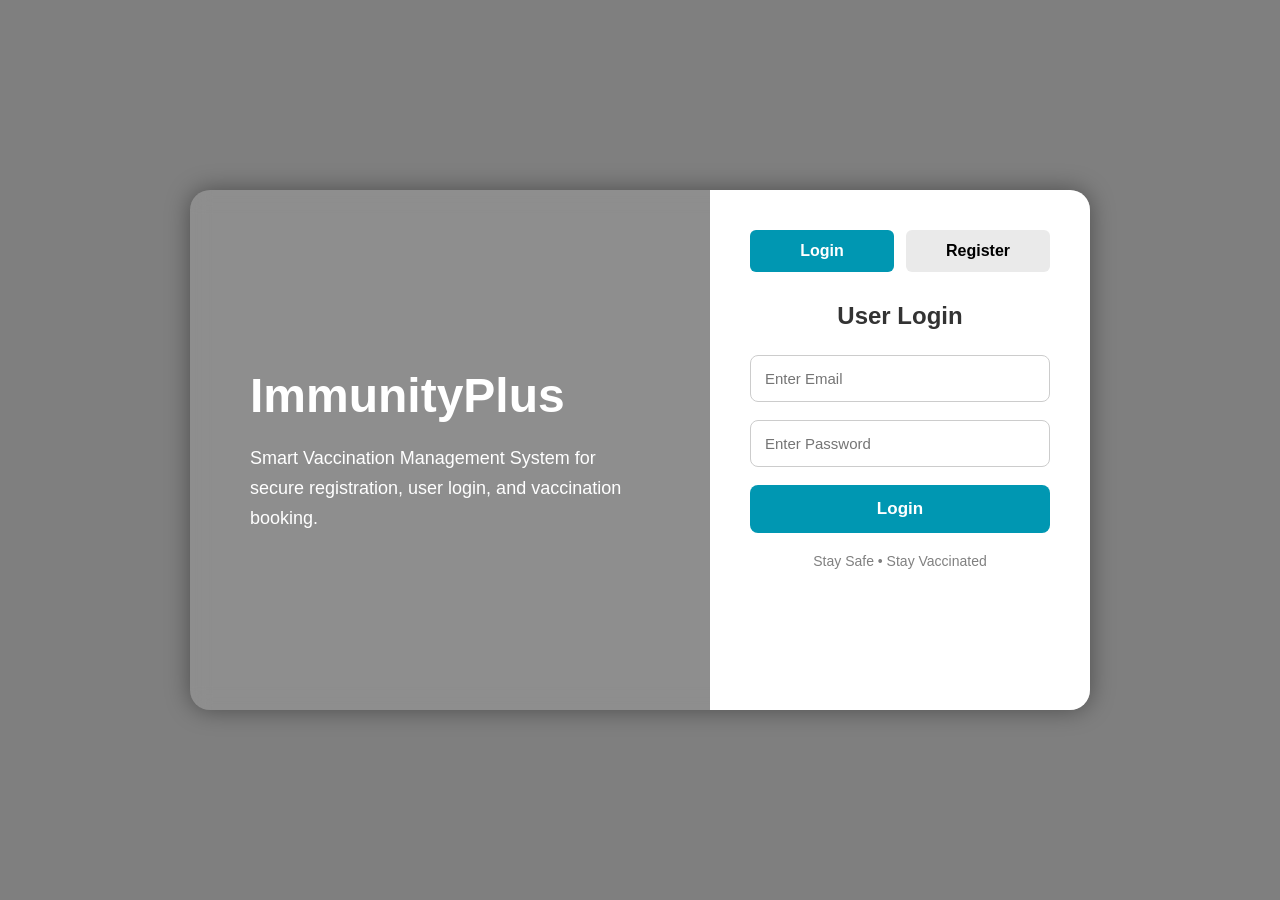
<file: web/index.html>
<!DOCTYPE html>
<html lang="en">
<head>

    <meta charset="UTF-8">
    <meta name="viewport" content="width=device-width, initial-scale=1.0">

    <title>ImmunityPlus</title>

    <style>

        *{
            margin:0;
            padding:0;
            box-sizing:border-box;
            font-family:Arial, Helvetica, sans-serif;
        }

        body{

            height:100vh;

            background:
            linear-gradient(rgba(0,0,0,0.5),rgba(0,0,0,0.5)),
            url('https://images.unsplash.com/photo-1584515933487-779824d29309?q=80&w=1200&auto=format&fit=crop');

            background-size:cover;
            background-position:center;

            display:flex;
            justify-content:center;
            align-items:center;
        }

        .container{

            width:900px;
            height:520px;

            background:rgba(255,255,255,0.12);

            backdrop-filter:blur(10px);

            border-radius:20px;

            overflow:hidden;

            display:flex;

            box-shadow:0 0 25px rgba(0,0,0,0.4);
        }

        .left{

            flex:1;

            color:white;

            padding:60px;

            display:flex;
            flex-direction:column;
            justify-content:center;
        }

        .left h1{

            font-size:48px;
            margin-bottom:20px;
        }

        .left p{

            font-size:18px;
            line-height:30px;
        }

        .right{

            width:380px;

            background:white;

            padding:40px;
        }

        .tabs{

            display:flex;
            justify-content:space-between;

            margin-bottom:30px;
        }

        .tabs button{

            width:48%;
            padding:12px;

            border:none;

            background:#eaeaea;

            cursor:pointer;

            border-radius:6px;

            font-size:16px;
            font-weight:bold;
        }

        .tabs button.active{

            background:#0097b2;
            color:white;
        }

        .form-box{
            display:none;
        }

        .form-box.active{
            display:block;
        }

        .form-box h2{

            text-align:center;
            margin-bottom:25px;
            color:#333;
        }

        input{

            width:100%;

            padding:14px;

            margin-bottom:18px;

            border:1px solid #ccc;

            border-radius:8px;

            font-size:15px;
        }

        .submit-btn{

            width:100%;

            padding:14px;

            border:none;

            background:#0097b2;

            color:white;

            border-radius:8px;

            font-size:17px;
            font-weight:bold;

            cursor:pointer;

            transition:0.3s;
        }

        .submit-btn:hover{

            background:#006b80;
        }

        .footer-text{

            margin-top:20px;
            text-align:center;
            color:gray;
            font-size:14px;
        }

        @media(max-width:900px){

            .container{
                width:95%;
                flex-direction:column;
                height:auto;
            }

            .left{
                padding:40px;
            }

            .right{
                width:100%;
            }
        }

    </style>

</head>

<body>

<div class="container">

    <div class="left">

        <h1>ImmunityPlus</h1>

        <p>
            Smart Vaccination Management System for secure registration,
            user login, and vaccination booking.
        </p>

    </div>

    <div class="right">

        <div class="tabs">

            <button class="active" onclick="showLogin()" id="loginBtn">
                Login
            </button>

            <button onclick="showRegister()" id="registerBtn">
                Register
            </button>

        </div>

        <div class="form-box active" id="loginForm">

            <h2>User Login</h2>

            <form action="login" method="post">

                <input type="email"
                       name="email"
                       placeholder="Enter Email"
                       required>

                <input type="password"
                       name="password"
                       placeholder="Enter Password"
                       required>

                <button type="submit" class="submit-btn">
                    Login
                </button>

            </form>

        </div>

        <div class="form-box" id="registerForm">

            <h2>Create Account</h2>

            <form action="register" method="post">

                <input type="text"
                       name="fullname"
                       placeholder="Full Name"
                       required>

                <input type="email"
                       name="email"
                       placeholder="Enter Email"
                       required>

                <input type="password"
                       name="password"
                       placeholder="Create Password"
                       required>

                <button type="submit" class="submit-btn">
                    Register
                </button>

            </form>

        </div>

        <div class="footer-text">
            Stay Safe • Stay Vaccinated
        </div>

    </div>

</div>

<script>

    function showLogin(){

        document.getElementById('loginForm').classList.add('active');
        document.getElementById('registerForm').classList.remove('active');

        document.getElementById('loginBtn').classList.add('active');
        document.getElementById('registerBtn').classList.remove('active');
    }

    function showRegister(){

        document.getElementById('registerForm').classList.add('active');
        document.getElementById('loginForm').classList.remove('active');

        document.getElementById('registerBtn').classList.add('active');
        document.getElementById('loginBtn').classList.remove('active');
    }

</script>

</body>
</html>
</file>
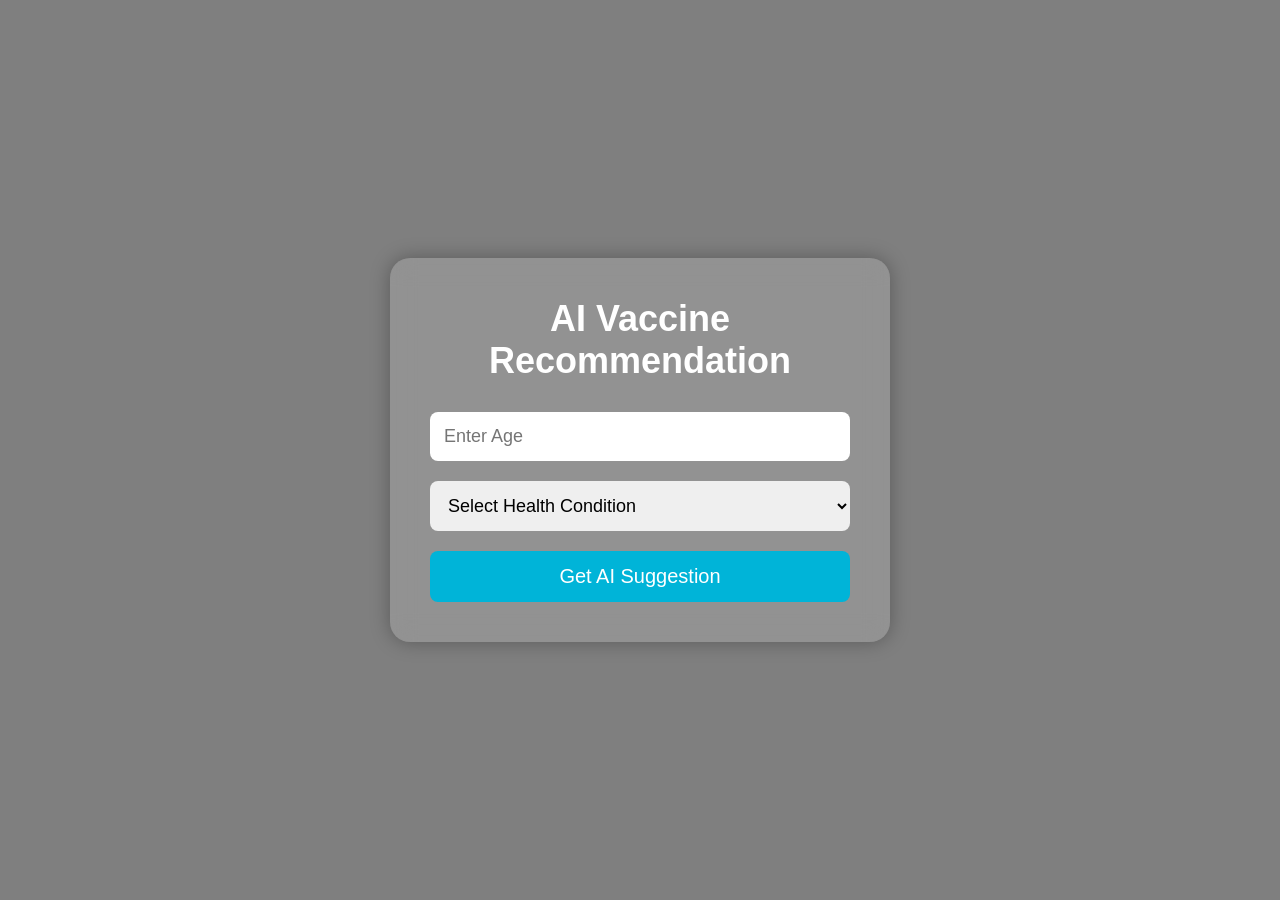
<file: web/ai.html>
<!DOCTYPE html>
<html>

<head>

    <title>AI Vaccine Recommendation</title>

    <style>

        *{
            margin:0;
            padding:0;
            box-sizing:border-box;
            font-family:Arial;
        }

        body{

            background:
            linear-gradient(rgba(0,0,0,0.5),rgba(0,0,0,0.5)),
            url('https://images.unsplash.com/photo-1584515933487-779824d29309?q=80&w=1200&auto=format&fit=crop');

            background-size:cover;
            background-position:center;

            height:100vh;

            display:flex;
            justify-content:center;
            align-items:center;
        }

        .container{

            width:500px;

            background:rgba(255,255,255,0.15);

            backdrop-filter:blur(12px);

            padding:40px;

            border-radius:20px;

            color:white;

            box-shadow:0 0 20px rgba(0,0,0,0.3);
        }

        h1{

            text-align:center;

            margin-bottom:30px;

            font-size:36px;
        }

        input,select{

            width:100%;

            padding:14px;

            margin-bottom:20px;

            border:none;

            border-radius:8px;

            font-size:18px;
        }

        button{

            width:100%;

            padding:14px;

            border:none;

            border-radius:8px;

            background:#00b4d8;

            color:white;

            font-size:20px;

            cursor:pointer;
        }

        button:hover{

            background:#0077b6;
        }

        .result{

            margin-top:20px;

            padding:20px;

            background:white;

            color:#333;

            border-radius:10px;

            display:none;

            line-height:1.8;

            font-size:20px;
        }

    </style>

</head>

<body>

<div class="container">

    <h1>AI Vaccine Recommendation</h1>

    <input type="number"
           id="age"
           placeholder="Enter Age">

    <select id="condition">

        <option value="">
            Select Health Condition
        </option>

        <option value="normal">
            Normal
        </option>

        <option value="diabetes">
            Diabetes
        </option>

        <option value="heart">
            Heart Problem
        </option>

        <option value="asthma">
            Asthma
        </option>

    </select>

    <button onclick="recommendVaccine()">

        Get AI Suggestion

    </button>

    <div class="result" id="result">

    </div>

</div>

<script>

function recommendVaccine(){

    let age =
    document.getElementById("age").value;

    let condition =
    document.getElementById("condition").value;

    let result =
    document.getElementById("result");

    let recommendation = "";

    if(age <= 5){

        recommendation =

        "<h3>Recommended Vaccines</h3><br>" +

        "- Polio Vaccine<br>" +
        "- BCG Vaccine<br>" +
        "- Hepatitis B Vaccine<br><br>" +

        "Children should complete all primary vaccinations.";

    }

    else if(age > 5 && age <= 18){

        recommendation =

        "<h3>Recommended Vaccines</h3><br>" +

        "- Tetanus Vaccine<br>" +
        "- MMR Vaccine<br>" +
        "- HPV Vaccine<br><br>" +

        "Teenagers should maintain vaccination schedules.";

    }

    else if(age > 50){

        recommendation =

        "<h3>Recommended Vaccines</h3><br>" +

        "- Influenza Vaccine<br>" +
        "- COVID-19 Booster<br><br>" +

        "Senior citizens should consult doctors before vaccination.";

    }

    else if(condition === "diabetes"){

        recommendation =

        "<h3>Recommended Vaccines</h3><br>" +

        "- Hepatitis B Vaccine<br>" +
        "- Influenza Vaccine<br><br>" +

        "Maintain sugar levels before vaccination.";

    }

    else if(condition === "heart"){

        recommendation =

        "<h3>Recommended Vaccines</h3><br>" +

        "- Influenza Vaccine<br>" +
        "- COVID-19 Booster<br><br>" +

        "Cardiac patients should take medical advice.";

    }

    else if(condition === "asthma"){

        recommendation =

        "<h3>Recommended Vaccines</h3><br>" +

        "- Influenza Vaccine<br><br>" +

        "Keep inhaler available during vaccination.";

    }

    else{

        recommendation =

        "<h3>Recommended Vaccines</h3><br>" +

        "- Tetanus Vaccine<br>" +
        "- Influenza Vaccine<br><br>" +

        "You are eligible for standard vaccination.";

    }

    result.style.display = "block";

    result.innerHTML = recommendation;
}

</script>

</body>
</html>
</file>
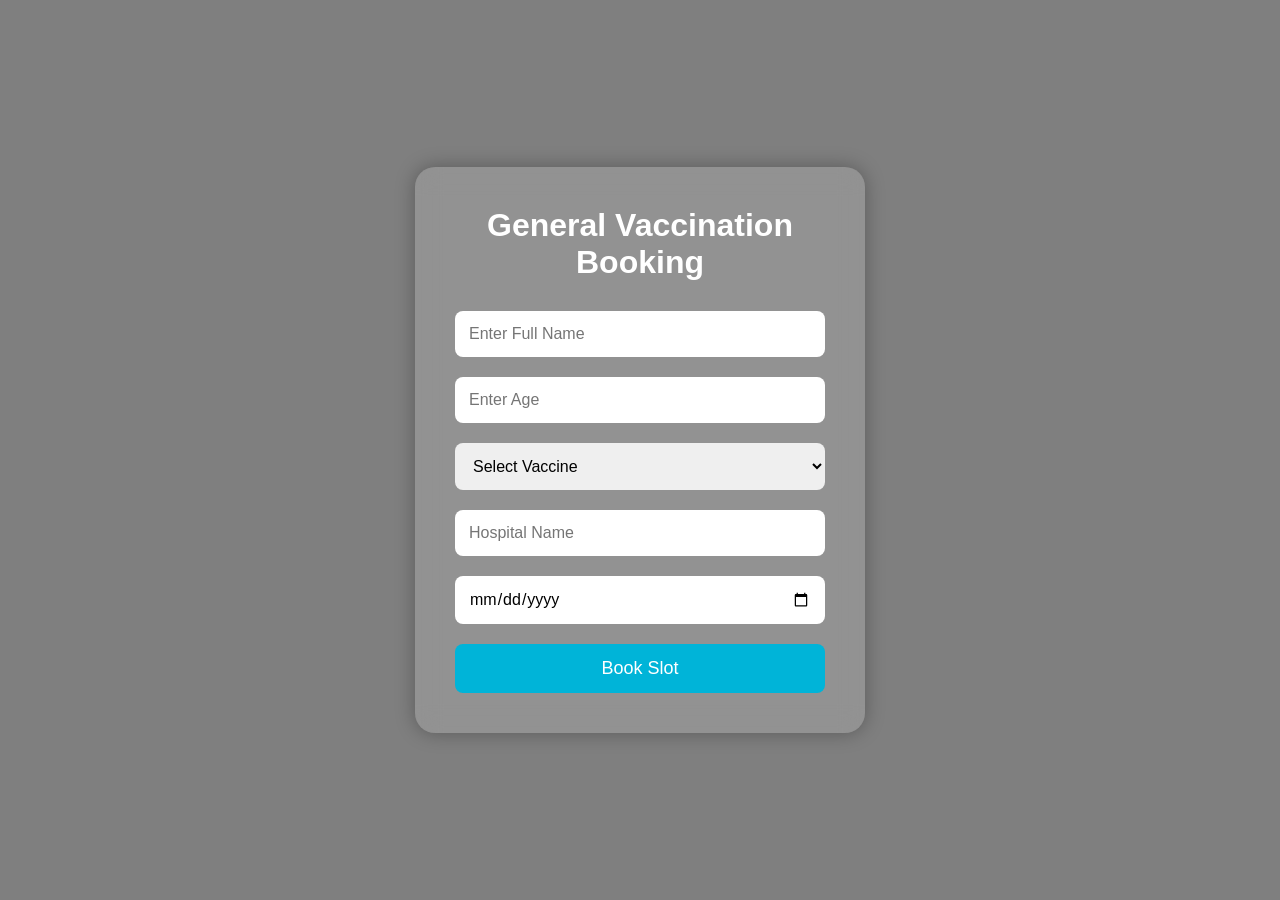
<file: web/booking.html>
<!DOCTYPE html>
<html>
<head>

<title>Book Vaccination</title>

<style>

*{
    margin:0;
    padding:0;
    box-sizing:border-box;
    font-family:Arial;
}

body{

    background:
    linear-gradient(rgba(0,0,0,0.5),rgba(0,0,0,0.5)),
    url('https://images.unsplash.com/photo-1584515979956-d9f6e5d09982?q=80&w=1200&auto=format&fit=crop');

    background-size:cover;
    background-position:center;

    height:100vh;

    display:flex;
    justify-content:center;
    align-items:center;
}

.form-box{

    width:450px;

    background:rgba(255,255,255,0.15);

    backdrop-filter:blur(12px);

    padding:40px;

    border-radius:20px;

    color:white;

    box-shadow:0 0 20px rgba(0,0,0,0.3);
}

h1{
    text-align:center;
    margin-bottom:30px;
}

input,select{

    width:100%;

    padding:14px;

    margin-bottom:20px;

    border:none;

    border-radius:8px;

    font-size:16px;
}

button{

    width:100%;

    padding:14px;

    border:none;

    border-radius:8px;

    background:#00b4d8;

    color:white;

    font-size:18px;

    cursor:pointer;
}

button:hover{
    background:#0077b6;
}

</style>

</head>

<body>

<div class="form-box">

    <h1>General Vaccination Booking</h1>

    <form action="booking" method="post">

        <input type="text"
               name="fullname"
               placeholder="Enter Full Name"
               required>

        <input type="number"
               name="age"
               placeholder="Enter Age"
               required>

        <select name="vaccine" required>

            <option value="">
                Select Vaccine
            </option>
<option value="BCG">BCG</option>

<option value="Polio">Polio</option>

<option value="Hepatitis B">Hepatitis B</option>

<option value="MMR">MMR</option>

<option value="Tetanus">Tetanus</option>

<option value="Influenza">Influenza</option>

<option value="HPV">HPV</option>

<option value="COVID-19">COVID-19</option>

        </select>

        <input type="text"
               name="hospital"
               placeholder="Hospital Name"
               required>

        <input type="date"
               name="booking_date"
               required>

        <button type="submit">
            Book Slot
        </button>

    </form>

</div>

</body>
</html>
</file>
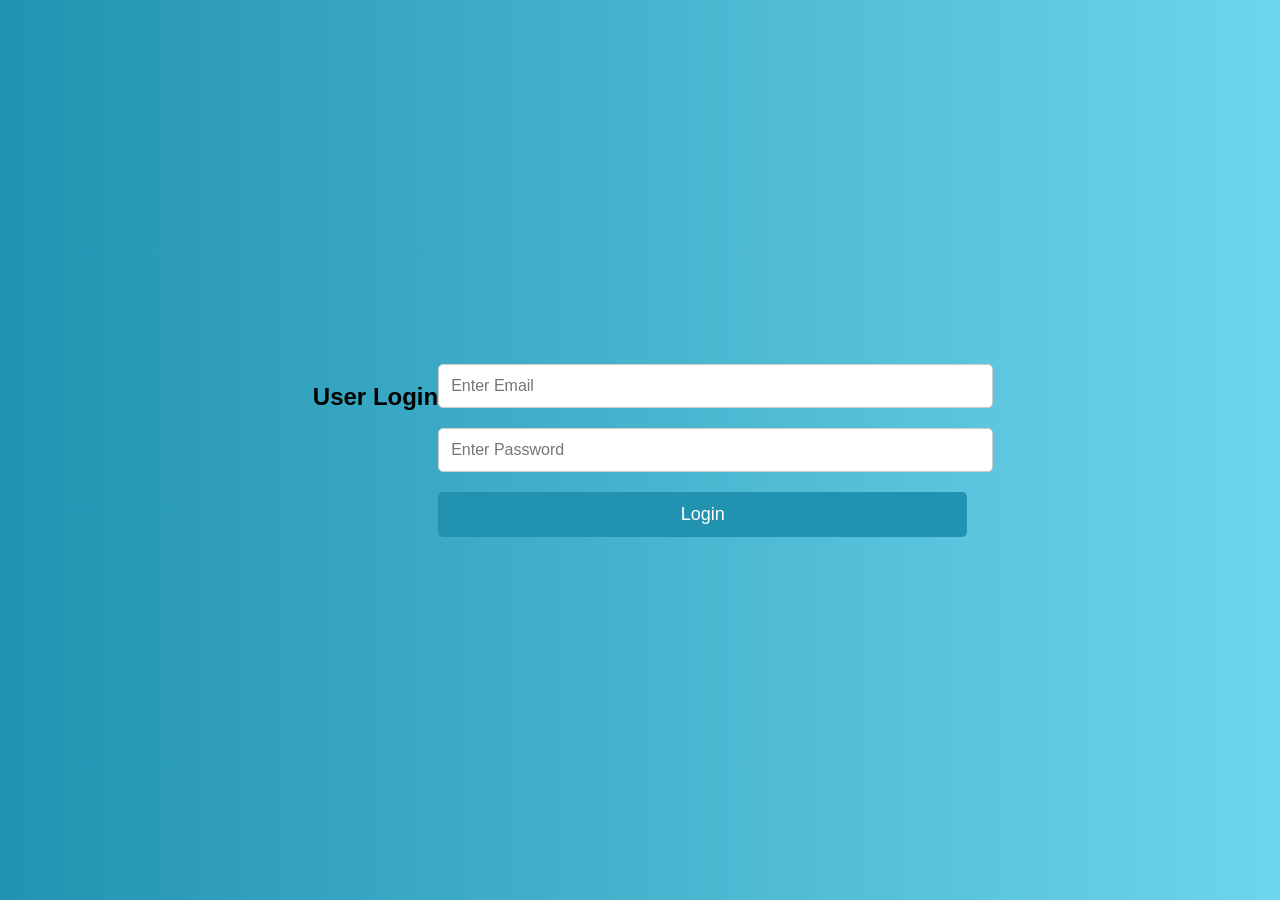
<file: web/login.html>
<!DOCTYPE html>
<html>
<head>
    <title>Login</title>
    <link rel="stylesheet" href="css/style.css">
</head>
<body>

<div class="container">

<h2>User Login</h2>

<form action="login" method="post">

<input type="email"
name="email"
placeholder="Enter Email"
required>

<input type="password"
name="password"
placeholder="Enter Password"
required>

<button type="submit">Login</button>

</form>

</div>

</body>
</html>
</file>
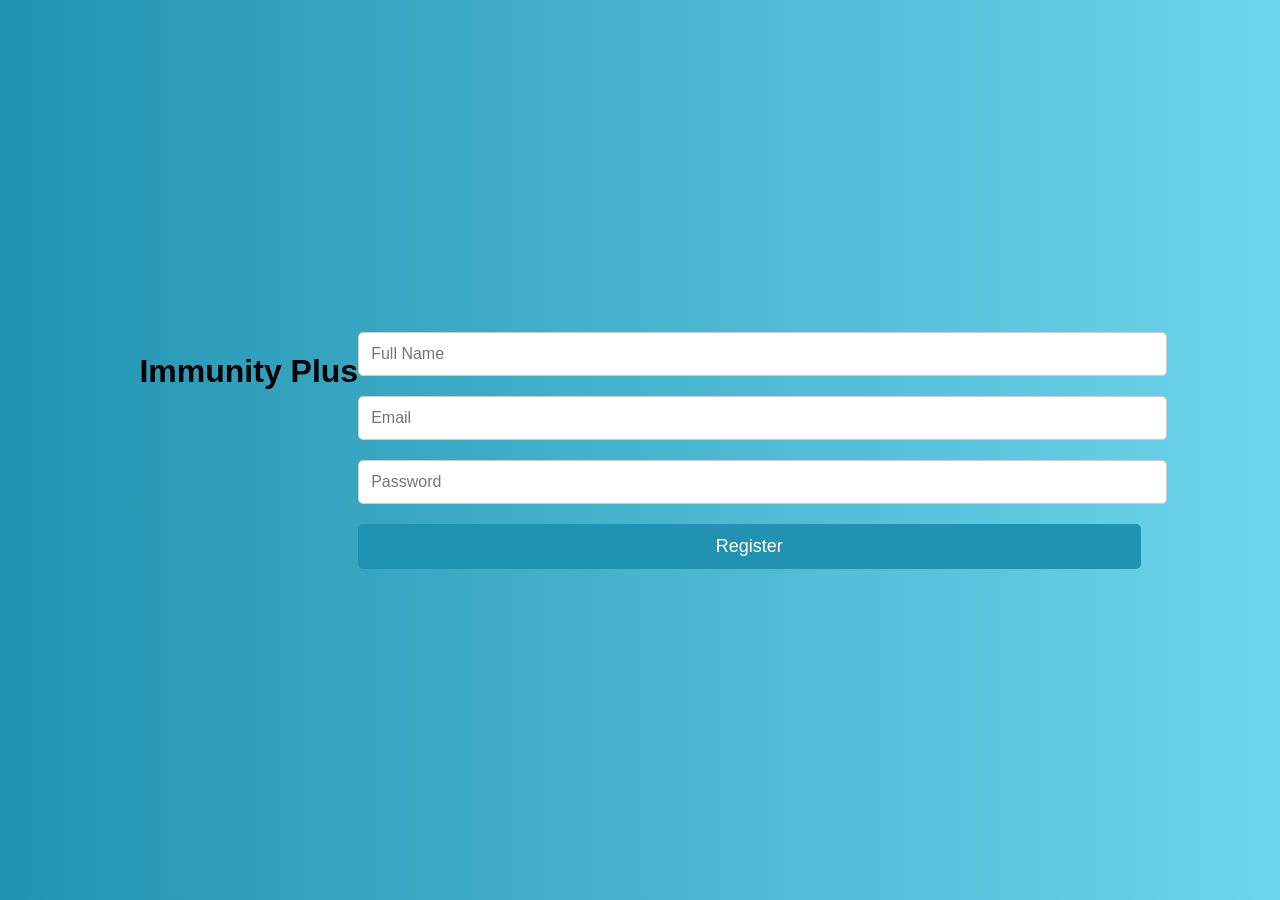
<file: web/register.html>
<!DOCTYPE html>
<html>
<head>

    <title>Immunity Plus</title>

    <link rel="stylesheet" href="css/style.css">

    <script src="js/script.js"></script>

</head>

<body>

<div class="container">

    <h1>Immunity Plus</h1>

    <form action="register"
          method="post"
          onsubmit="return validateForm()">

        <input type="text"
               name="fullname"
               placeholder="Full Name"
               required>

        <input type="email"
               name="email"
               placeholder="Email"
               required>

        <input type="password"
               id="password"
               name="password"
               placeholder="Password"
               required>

        <button type="submit">
            Register
        </button>

    </form>

</div>

</body>
</html>
</file>
<file: web/css/style.css>
body{

    margin:0;
    padding:0;

    font-family:Arial;

    background:linear-gradient(to right,#2193b0,#6dd5ed);

    height:100vh;

    display:flex;
    justify-content:center;
    align-items:center;
}

.container{

    width:100%;
    display:flex;
    justify-content:center;
}

.card{

    background:white;

    width:400px;

    padding:40px;

    border-radius:15px;

    box-shadow:0 0 20px rgba(0,0,0,0.2);
}

h1{

    text-align:center;
    margin-bottom:30px;
}

input,
select{

    width:100%;

    padding:12px;

    margin-bottom:20px;

    border:1px solid #ccc;

    border-radius:5px;

    font-size:16px;
}

button{

    width:100%;

    padding:12px;

    border:none;

    background:#2193b0;

    color:white;

    font-size:18px;

    border-radius:5px;

    cursor:pointer;
}

button:hover{

    background:#176d81;
}
</file>
